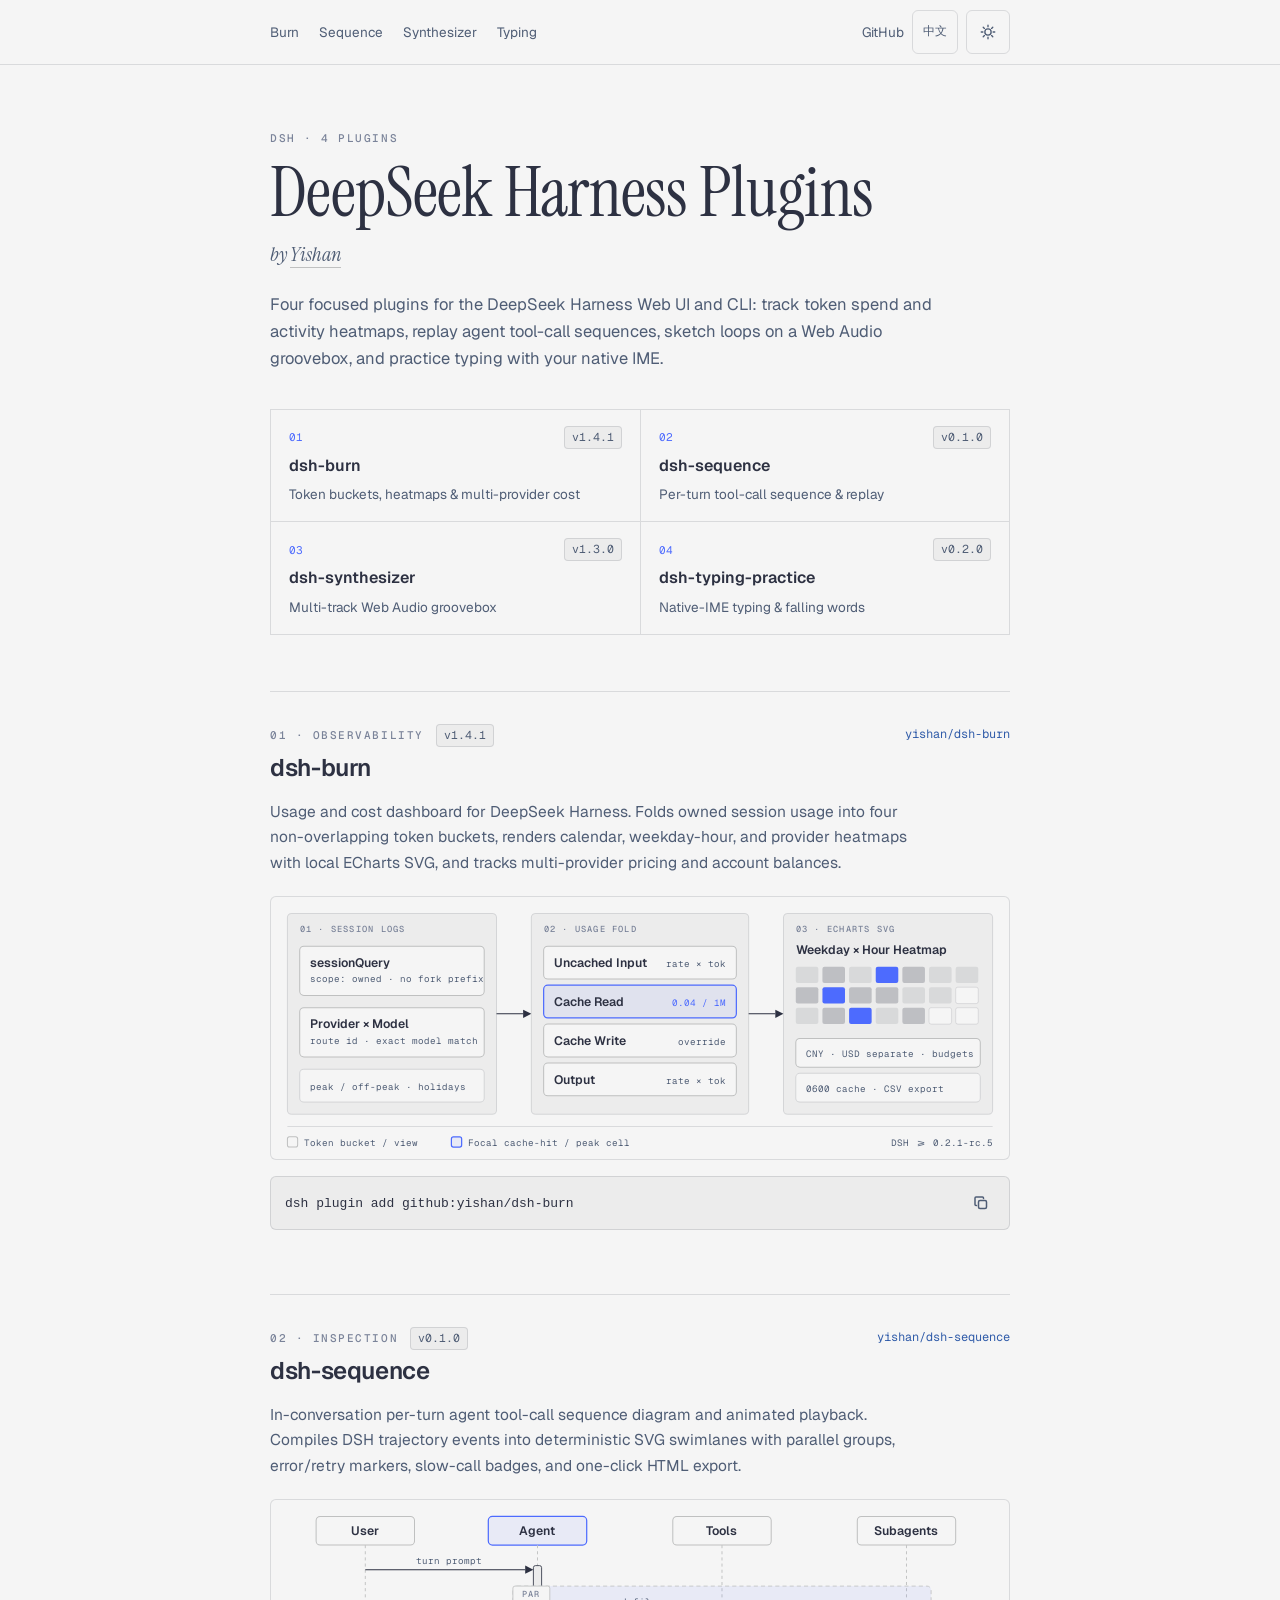
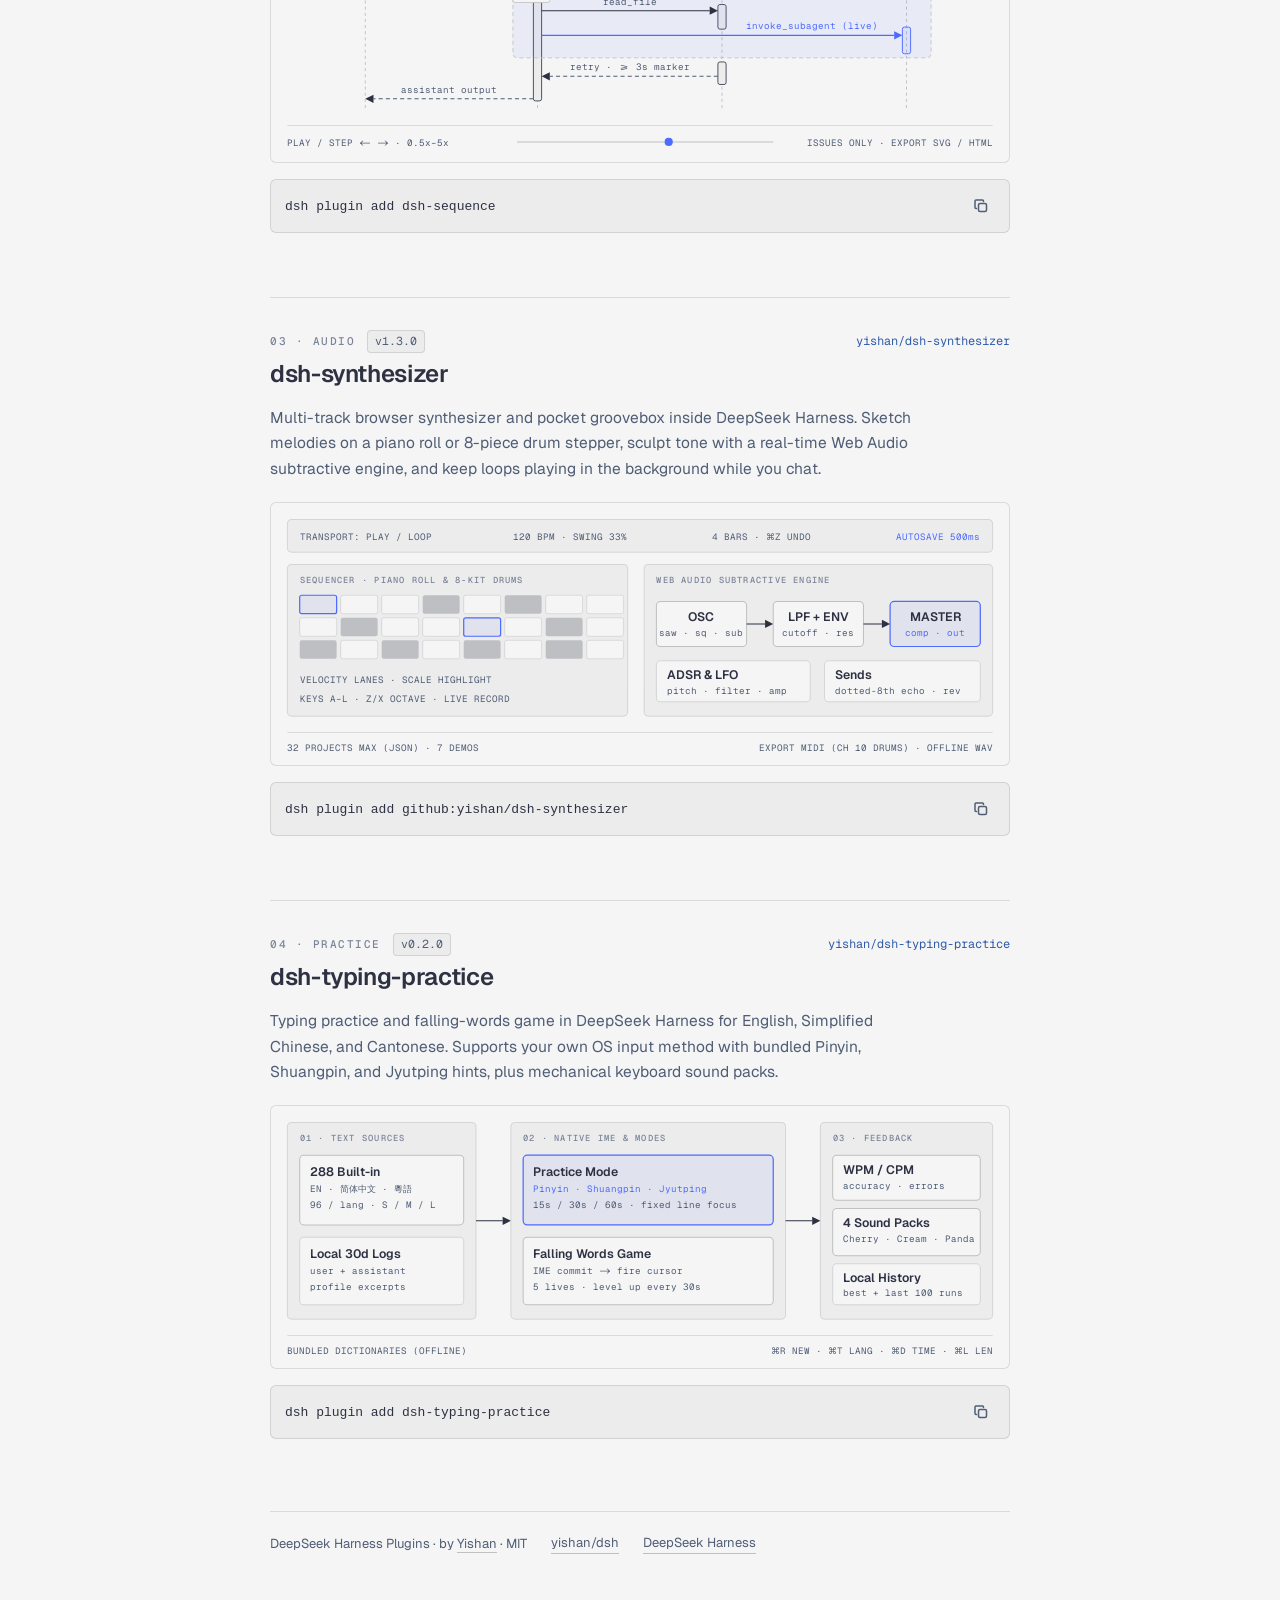
<file: index.html>
<!doctype html>
<html lang="en">
<head>
<meta charset="utf-8">
<meta name="viewport" content="width=device-width, initial-scale=1, viewport-fit=cover">
<meta name="color-scheme" content="light dark">
<script>
try {
  const savedTheme = localStorage.getItem('dsh-color-scheme');
  if (savedTheme === 'light' || savedTheme === 'dark') {
    document.querySelector('meta[name="color-scheme"]').content = savedTheme;
  }
  const savedLang = localStorage.getItem('dsh-lang');
  const sysLang = ((navigator.languages && navigator.languages[0]) || navigator.language || '').toLowerCase();
  if (savedLang === 'zh' || (!savedLang && sysLang.startsWith('zh'))) {
    location.replace('zh/' + location.hash);
  }
} catch {}
</script>
<meta name="description" content="DeepSeek Harness Plugins by Yishan: usage & cost observability, turn sequence replay, a multi-track browser synthesizer, and native-IME typing practice.">
<title>DeepSeek Harness Plugins — by Yishan</title>
<link rel="alternate" hreflang="en" href="./">
<link rel="alternate" hreflang="zh-CN" href="zh/">
<link rel="icon" href="favicon.ico" sizes="any">
<link rel="icon" href="favicon.svg" type="image/svg+xml">
<link rel="apple-touch-icon" href="apple-touch-icon.png">
<link rel="preconnect" href="https://fonts.googleapis.com">
<link rel="preconnect" href="https://fonts.gstatic.com" crossorigin>
<link rel="stylesheet" href="https://fonts.googleapis.com/css2?family=Geist:wght@400;500;600&family=Geist+Mono:wght@400;500&family=Instrument+Serif:ital@0;1&display=swap">
<link rel="stylesheet" href="styles.css">
<script src="app.js" defer></script>
<script defer src="https://cdn.vercel-insights.com/v1/script.js"></script>
</head>
<body>
<a class="skip-link" href="#plugins">Skip to plugins</a>

<header class="topbar">
  <div class="topbar-inner">
    <nav class="topbar-nav" aria-label="Plugins">
      <a href="#burn">Burn</a>
      <a href="#sequence">Sequence</a>
      <a href="#synthesizer">Synthesizer</a>
      <a href="#typing">Typing</a>
    </nav>
    <div class="topbar-actions">
      <a class="topbar-link" href="https://github.com/yishan/dsh">GitHub</a>
      <a class="lang-switch" href="zh/" lang="zh-CN" hreflang="zh-CN" aria-label="切换至中文">中文</a>
      <button type="button" class="theme-toggle" id="theme-toggle" aria-label="Switch color scheme" hidden>
        <svg class="icon-sun" viewBox="0 0 20 20" aria-hidden="true">
          <circle cx="10" cy="10" r="3.5"/>
          <path d="M10 2.5v1.8M10 15.7v1.8M2.5 10h1.8M15.7 10h1.8M4.7 4.7l1.3 1.3M14 14l1.3 1.3M4.7 15.3L6 14M14 6l1.3-1.3"/>
        </svg>
        <svg class="icon-moon" viewBox="0 0 20 20" aria-hidden="true">
          <path d="M16.5 11.4A6.8 6.8 0 0 1 8.6 3.5a6.8 6.8 0 1 0 7.9 7.9Z"/>
        </svg>
      </button>
    </div>
  </div>
</header>

<main class="page">
  <section class="hero" aria-labelledby="page-title">
    <p class="eyebrow">DSH · 4 PLUGINS</p>
    <h1 id="page-title">DeepSeek Harness Plugins</h1>
    <p class="vice-title">by <a href="https://yishan.li">Yishan</a></p>
    <p class="lead">Four focused plugins for the DeepSeek Harness Web UI and CLI: track token spend and activity heatmaps, replay agent tool-call sequences, sketch loops on a Web Audio groovebox, and practice typing with your native IME.</p>

    <ul class="index-grid" role="list" aria-label="Plugin index">
      <li>
        <a href="#burn">
          <span class="index-meta"><span class="index-num">01</span><span class="version">v1.4.1</span></span>
          <span class="index-name">dsh-burn</span>
          <span class="index-desc">Token buckets, heatmaps &amp; multi-provider cost</span>
        </a>
      </li>
      <li>
        <a href="#sequence">
          <span class="index-meta"><span class="index-num">02</span><span class="version">v0.1.0</span></span>
          <span class="index-name">dsh-sequence</span>
          <span class="index-desc">Per-turn tool-call sequence &amp; replay</span>
        </a>
      </li>
      <li>
        <a href="#synthesizer">
          <span class="index-meta"><span class="index-num">03</span><span class="version">v1.3.0</span></span>
          <span class="index-name">dsh-synthesizer</span>
          <span class="index-desc">Multi-track Web Audio groovebox</span>
        </a>
      </li>
      <li>
        <a href="#typing">
          <span class="index-meta"><span class="index-num">04</span><span class="version">v0.2.0</span></span>
          <span class="index-name">dsh-typing-practice</span>
          <span class="index-desc">Native-IME typing &amp; falling words</span>
        </a>
      </li>
    </ul>
  </section>

  <div id="plugins" class="plugin-stack">
    <!-- 01: dsh-burn -->
    <article class="plugin" id="burn" aria-labelledby="title-burn">
      <header class="plugin-head">
        <div class="plugin-title-row">
          <span class="eyebrow">01 · OBSERVABILITY</span>
          <span class="version">v1.4.1</span>
          <a class="repo-link" href="https://github.com/yishan/dsh-burn">yishan/dsh-burn</a>
        </div>
        <h2 id="title-burn">dsh-burn</h2>
      </header>
      <p class="plugin-summary">Usage and cost dashboard for DeepSeek Harness. Folds owned session usage into four non-overlapping token buckets, renders calendar, weekday-hour, and provider heatmaps with local ECharts SVG, and tracks multi-provider pricing and account balances.</p>

      <figure class="fig">
        <svg viewBox="0 0 720 256" role="img" aria-labelledby="fig-burn-title fig-burn-desc">
          <title id="fig-burn-title">dsh-burn data flow schematic</title>
          <desc id="fig-burn-desc">Session logs filtered to owned scope feed a four-bucket token fold and multi-provider pricing engine, producing heatmaps, balances, and CSV exports.</desc>

          <!-- Zone 1: Session Logs -->
          <rect x="16" y="16" width="204" height="196" rx="4" class="svg-zone"/>
          <text x="28" y="34" class="svg-eyebrow">01 · SESSION LOGS</text>
          <rect x="28" y="48" width="180" height="48" rx="4" class="svg-node"/>
          <text x="38" y="68" class="svg-name">sessionQuery</text>
          <text x="38" y="83" class="svg-mono">scope: owned · no fork prefix</text>
          <rect x="28" y="108" width="180" height="48" rx="4" class="svg-node"/>
          <text x="38" y="128" class="svg-name">Provider × Model</text>
          <text x="38" y="143" class="svg-mono">route id · exact model match</text>
          <rect x="28" y="168" width="180" height="32" rx="4" class="svg-node-soft"/>
          <text x="38" y="188" class="svg-mono">peak / off-peak · holidays</text>

          <!-- Connector 1 -> 2 -->
          <line x1="220" y1="114" x2="246" y2="114" class="svg-arrow"/>
          <polygon points="246,110 254,114 246,118" class="svg-arrowhead"/>

          <!-- Zone 2: 4-Bucket Fold -->
          <rect x="254" y="16" width="212" height="196" rx="4" class="svg-zone"/>
          <text x="266" y="34" class="svg-eyebrow">02 · USAGE FOLD</text>
          <rect x="266" y="48" width="188" height="32" rx="4" class="svg-node"/>
          <text x="276" y="68" class="svg-name">Uncached Input</text>
          <text x="444" y="68" text-anchor="end" class="svg-mono">rate × tok</text>

          <rect x="266" y="86" width="188" height="32" rx="4" class="svg-node-accent"/>
          <text x="276" y="106" class="svg-name">Cache Read</text>
          <text x="444" y="106" text-anchor="end" class="svg-mono-accent">0.04 / 1M</text>

          <rect x="266" y="124" width="188" height="32" rx="4" class="svg-node"/>
          <text x="276" y="144" class="svg-name">Cache Write</text>
          <text x="444" y="144" text-anchor="end" class="svg-mono">override</text>

          <rect x="266" y="162" width="188" height="32" rx="4" class="svg-node"/>
          <text x="276" y="182" class="svg-name">Output</text>
          <text x="444" y="182" text-anchor="end" class="svg-mono">rate × tok</text>

          <!-- Connector 2 -> 3 -->
          <line x1="466" y1="114" x2="492" y2="114" class="svg-arrow"/>
          <polygon points="492,110 500,114 492,118" class="svg-arrowhead"/>

          <!-- Zone 3: Dashboard -->
          <rect x="500" y="16" width="204" height="196" rx="4" class="svg-zone"/>
          <text x="512" y="34" class="svg-eyebrow">03 · ECHARTS SVG</text>
          <text x="512" y="56" class="svg-name">Weekday × Hour Heatmap</text>
          <!-- 7x4 miniature heatmap -->
          <g transform="translate(512,68)">
            <rect x="0" y="0" width="22" height="16" rx="2" class="svg-cell-1"/>
            <rect x="26" y="0" width="22" height="16" rx="2" class="svg-cell-2"/>
            <rect x="52" y="0" width="22" height="16" rx="2" class="svg-cell-1"/>
            <rect x="78" y="0" width="22" height="16" rx="2" class="svg-cell-hot"/>
            <rect x="104" y="0" width="22" height="16" rx="2" class="svg-cell-2"/>
            <rect x="130" y="0" width="22" height="16" rx="2" class="svg-cell-1"/>
            <rect x="156" y="0" width="22" height="16" rx="2" class="svg-cell-1"/>

            <rect x="0" y="20" width="22" height="16" rx="2" class="svg-cell-2"/>
            <rect x="26" y="20" width="22" height="16" rx="2" class="svg-cell-hot"/>
            <rect x="52" y="20" width="22" height="16" rx="2" class="svg-cell-2"/>
            <rect x="78" y="20" width="22" height="16" rx="2" class="svg-cell-2"/>
            <rect x="104" y="20" width="22" height="16" rx="2" class="svg-cell-1"/>
            <rect x="130" y="20" width="22" height="16" rx="2" class="svg-cell-1"/>
            <rect x="156" y="20" width="22" height="16" rx="2" class="svg-cell-0"/>

            <rect x="0" y="40" width="22" height="16" rx="2" class="svg-cell-1"/>
            <rect x="26" y="40" width="22" height="16" rx="2" class="svg-cell-2"/>
            <rect x="52" y="40" width="22" height="16" rx="2" class="svg-cell-hot"/>
            <rect x="78" y="40" width="22" height="16" rx="2" class="svg-cell-1"/>
            <rect x="104" y="40" width="22" height="16" rx="2" class="svg-cell-2"/>
            <rect x="130" y="40" width="22" height="16" rx="2" class="svg-cell-0"/>
            <rect x="156" y="40" width="22" height="16" rx="2" class="svg-cell-0"/>
          </g>
          <rect x="512" y="138" width="180" height="28" rx="4" class="svg-node"/>
          <text x="522" y="156" class="svg-mono">CNY · USD separate · budgets</text>
          <rect x="512" y="172" width="180" height="28" rx="4" class="svg-node-soft"/>
          <text x="522" y="190" class="svg-mono">0600 cache · CSV export</text>

          <!-- Legend strip -->
          <line x1="16" y1="224" x2="704" y2="224" class="svg-rule"/>
          <rect x="16" y="234" width="10" height="10" rx="2" class="svg-node"/>
          <text x="32" y="243" class="svg-mono">Token bucket / view</text>
          <rect x="176" y="234" width="10" height="10" rx="2" class="svg-node-accent"/>
          <text x="192" y="243" class="svg-mono">Focal cache-hit / peak cell</text>
          <text x="704" y="243" text-anchor="end" class="svg-mono">DSH &gt;= 0.2.1-rc.5</text>
        </svg>
      </figure>

      <div class="copy-row">
        <pre><code id="code-burn">dsh plugin add github:yishan/dsh-burn</code></pre>
        <span class="copy">
          <button type="button" class="copy-button" command="--copy" commandfor="code-burn" aria-label="Copy dsh-burn install command">
            <svg viewBox="0 0 16 16" aria-hidden="true"><rect x="5.5" y="5.5" width="8" height="8" rx="1.5"/><path d="M10.5 3.5v-.5A1 1 0 0 0 9.5 2H3a1 1 0 0 0-1 1v6.5a1 1 0 0 0 1 1h.5"/></svg>
          </button>
          <span class="tip" role="status"></span>
        </span>
      </div>
    </article>

    <!-- 02: dsh-sequence -->
    <article class="plugin" id="sequence" aria-labelledby="title-sequence">
      <header class="plugin-head">
        <div class="plugin-title-row">
          <span class="eyebrow">02 · INSPECTION</span>
          <span class="version">v0.1.0</span>
          <a class="repo-link" href="https://github.com/yishan/dsh-sequence">yishan/dsh-sequence</a>
        </div>
        <h2 id="title-sequence">dsh-sequence</h2>
      </header>
      <p class="plugin-summary">In-conversation per-turn agent tool-call sequence diagram and animated playback. Compiles DSH trajectory events into deterministic SVG swimlanes with parallel groups, error/retry markers, slow-call badges, and one-click HTML export.</p>

      <figure class="fig">
        <svg viewBox="0 0 720 256" role="img" aria-labelledby="fig-seq-title fig-seq-desc">
          <title id="fig-seq-title">dsh-sequence swimlane and playback schematic</title>
          <desc id="fig-seq-desc">Four lifelines (User, Agent, Tools, Subagents) showing sequential and parallel tool calls, retry markers, and the bottom playback scrubber.</desc>

          <!-- Actor Headers -->
          <rect x="44" y="16" width="96" height="28" rx="4" class="svg-node"/>
          <text x="92" y="34" text-anchor="middle" class="svg-name">User</text>

          <rect x="212" y="16" width="96" height="28" rx="4" class="svg-node-accent"/>
          <text x="260" y="34" text-anchor="middle" class="svg-name">Agent</text>

          <rect x="392" y="16" width="96" height="28" rx="4" class="svg-node"/>
          <text x="440" y="34" text-anchor="middle" class="svg-name">Tools</text>

          <rect x="572" y="16" width="96" height="28" rx="4" class="svg-node"/>
          <text x="620" y="34" text-anchor="middle" class="svg-name">Subagents</text>

          <!-- Lifelines -->
          <line x1="92" y1="44" x2="92" y2="206" class="svg-lifeline"/>
          <line x1="260" y1="44" x2="260" y2="206" class="svg-lifeline"/>
          <line x1="440" y1="44" x2="440" y2="206" class="svg-lifeline"/>
          <line x1="620" y1="44" x2="620" y2="206" class="svg-lifeline"/>

          <!-- Activation bars -->
          <rect x="256" y="64" width="8" height="132" rx="2" class="svg-activation"/>
          <rect x="436" y="102" width="8" height="24" rx="2" class="svg-activation"/>
          <rect x="616" y="124" width="8" height="26" rx="2" class="svg-activation-accent"/>
          <rect x="436" y="158" width="8" height="22" rx="2" class="svg-activation"/>

          <!-- Message 1: User -> Agent -->
          <line x1="92" y1="68" x2="248" y2="68" class="svg-arrow"/>
          <polygon points="248,64 256,68 248,72" class="svg-arrowhead"/>
          <text x="174" y="62" text-anchor="middle" class="svg-mono">turn prompt</text>

          <!-- PAR Frame -->
          <rect x="236" y="84" width="408" height="70" rx="4" class="svg-frame"/>
          <rect x="236" y="84" width="36" height="16" rx="2" class="svg-tab"/>
          <text x="254" y="95" text-anchor="middle" class="svg-eyebrow">PAR</text>

          <!-- Par call 1: Agent -> Tools -->
          <line x1="264" y1="108" x2="428" y2="108" class="svg-arrow"/>
          <polygon points="428,104 436,108 428,112" class="svg-arrowhead"/>
          <text x="350" y="102" text-anchor="middle" class="svg-mono">read_file</text>

          <!-- Par call 2: Agent -> Subagents (focal) -->
          <line x1="264" y1="132" x2="608" y2="132" class="svg-arrow-accent"/>
          <polygon points="608,128 616,132 608,136" class="svg-arrowhead-accent"/>
          <text x="528" y="126" text-anchor="middle" class="svg-mono-accent">invoke_subagent (live)</text>

          <!-- Retry / Slow call -->
          <line x1="436" y1="172" x2="272" y2="172" class="svg-arrow-dashed"/>
          <polygon points="272,168 264,172 272,176" class="svg-arrowhead"/>
          <text x="350" y="166" text-anchor="middle" class="svg-mono">retry · &gt;= 3s marker</text>

          <!-- Response: Agent -> User -->
          <line x1="256" y1="194" x2="100" y2="194" class="svg-arrow-dashed"/>
          <polygon points="100,190 92,194 100,198" class="svg-arrowhead"/>
          <text x="174" y="188" text-anchor="middle" class="svg-mono">assistant output</text>

          <!-- Playback Scrubber Strip -->
          <line x1="16" y1="220" x2="704" y2="220" class="svg-rule"/>
          <text x="16" y="240" class="svg-mono">PLAY / STEP &lt;- -&gt; · 0.5x–5x</text>
          <line x1="240" y1="236" x2="490" y2="236" class="svg-rule-solid"/>
          <circle cx="388" cy="236" r="4" class="svg-dot-accent"/>
          <text x="704" y="240" text-anchor="end" class="svg-mono">ISSUES ONLY · EXPORT SVG / HTML</text>
        </svg>
      </figure>

      <div class="copy-row">
        <pre><code id="code-sequence">dsh plugin add dsh-sequence</code></pre>
        <span class="copy">
          <button type="button" class="copy-button" command="--copy" commandfor="code-sequence" aria-label="Copy dsh-sequence install command">
            <svg viewBox="0 0 16 16" aria-hidden="true"><rect x="5.5" y="5.5" width="8" height="8" rx="1.5"/><path d="M10.5 3.5v-.5A1 1 0 0 0 9.5 2H3a1 1 0 0 0-1 1v6.5a1 1 0 0 0 1 1h.5"/></svg>
          </button>
          <span class="tip" role="status"></span>
        </span>
      </div>
    </article>

    <!-- 03: dsh-synthesizer -->
    <article class="plugin" id="synthesizer" aria-labelledby="title-synthesizer">
      <header class="plugin-head">
        <div class="plugin-title-row">
          <span class="eyebrow">03 · AUDIO</span>
          <span class="version">v1.3.0</span>
          <a class="repo-link" href="https://github.com/yishan/dsh-synthesizer">yishan/dsh-synthesizer</a>
        </div>
        <h2 id="title-synthesizer">dsh-synthesizer</h2>
      </header>
      <p class="plugin-summary">Multi-track browser synthesizer and pocket groovebox inside DeepSeek Harness. Sketch melodies on a piano roll or 8-piece drum stepper, sculpt tone with a real-time Web Audio subtractive engine, and keep loops playing in the background while you chat.</p>

      <figure class="fig">
        <svg viewBox="0 0 720 256" role="img" aria-labelledby="fig-synth-title fig-synth-desc">
          <title id="fig-synth-title">dsh-synthesizer groovebox and signal chain schematic</title>
          <desc id="fig-synth-desc">Three-layer groovebox showing transport controls, piano roll and drum step grid, and the Web Audio subtractive synthesis signal chain.</desc>

          <!-- Top transport bar -->
          <rect x="16" y="16" width="688" height="32" rx="4" class="svg-zone"/>
          <text x="28" y="36" class="svg-mono">TRANSPORT: PLAY / LOOP</text>
          <text x="236" y="36" class="svg-mono">120 BPM · SWING 33%</text>
          <text x="430" y="36" class="svg-mono">4 BARS · ⌘Z UNDO</text>
          <text x="692" y="36" text-anchor="end" class="svg-mono-accent">AUTOSAVE 500ms</text>

          <!-- Left: Piano Roll & Step Grid -->
          <rect x="16" y="60" width="332" height="148" rx="4" class="svg-zone"/>
          <text x="28" y="78" class="svg-eyebrow">SEQUENCER · PIANO ROLL &amp; 8-KIT DRUMS</text>
          <!-- 8x4 grid -->
          <g transform="translate(28,90)">
            <rect x="0" y="0" width="36" height="18" rx="2" class="svg-node-accent"/>
            <rect x="40" y="0" width="36" height="18" rx="2" class="svg-cell-0"/>
            <rect x="80" y="0" width="36" height="18" rx="2" class="svg-cell-0"/>
            <rect x="120" y="0" width="36" height="18" rx="2" class="svg-cell-2"/>
            <rect x="160" y="0" width="36" height="18" rx="2" class="svg-cell-0"/>
            <rect x="200" y="0" width="36" height="18" rx="2" class="svg-cell-2"/>
            <rect x="240" y="0" width="36" height="18" rx="2" class="svg-cell-0"/>
            <rect x="280" y="0" width="36" height="18" rx="2" class="svg-cell-0"/>

            <rect x="0" y="22" width="36" height="18" rx="2" class="svg-cell-0"/>
            <rect x="40" y="22" width="36" height="18" rx="2" class="svg-cell-2"/>
            <rect x="80" y="22" width="36" height="18" rx="2" class="svg-cell-0"/>
            <rect x="120" y="22" width="36" height="18" rx="2" class="svg-cell-0"/>
            <rect x="160" y="22" width="36" height="18" rx="2" class="svg-node-accent"/>
            <rect x="200" y="22" width="36" height="18" rx="2" class="svg-cell-0"/>
            <rect x="240" y="22" width="36" height="18" rx="2" class="svg-cell-2"/>
            <rect x="280" y="22" width="36" height="18" rx="2" class="svg-cell-0"/>

            <rect x="0" y="44" width="36" height="18" rx="2" class="svg-cell-2"/>
            <rect x="40" y="44" width="36" height="18" rx="2" class="svg-cell-0"/>
            <rect x="80" y="44" width="36" height="18" rx="2" class="svg-cell-2"/>
            <rect x="120" y="44" width="36" height="18" rx="2" class="svg-cell-0"/>
            <rect x="160" y="44" width="36" height="18" rx="2" class="svg-cell-2"/>
            <rect x="200" y="44" width="36" height="18" rx="2" class="svg-cell-0"/>
            <rect x="240" y="44" width="36" height="18" rx="2" class="svg-cell-2"/>
            <rect x="280" y="44" width="36" height="18" rx="2" class="svg-cell-0"/>
          </g>
          <text x="28" y="176" class="svg-mono">VELOCITY LANES · SCALE HIGHLIGHT</text>
          <text x="28" y="194" class="svg-mono">KEYS A–L · Z/X OCTAVE · LIVE RECORD</text>

          <!-- Right: Signal Chain -->
          <rect x="364" y="60" width="340" height="148" rx="4" class="svg-zone"/>
          <text x="376" y="78" class="svg-eyebrow">WEB AUDIO SUBTRACTIVE ENGINE</text>

          <rect x="376" y="96" width="88" height="44" rx="4" class="svg-node"/>
          <text x="420" y="115" text-anchor="middle" class="svg-name">OSC</text>
          <text x="420" y="130" text-anchor="middle" class="svg-mono">saw · sq · sub</text>

          <line x1="464" y1="118" x2="482" y2="118" class="svg-arrow"/>
          <polygon points="482,114 490,118 482,122" class="svg-arrowhead"/>

          <rect x="490" y="96" width="88" height="44" rx="4" class="svg-node"/>
          <text x="534" y="115" text-anchor="middle" class="svg-name">LPF + ENV</text>
          <text x="534" y="130" text-anchor="middle" class="svg-mono">cutoff · res</text>

          <line x1="578" y1="118" x2="596" y2="118" class="svg-arrow"/>
          <polygon points="596,114 604,118 596,122" class="svg-arrowhead"/>

          <rect x="604" y="96" width="88" height="44" rx="4" class="svg-node-accent"/>
          <text x="648" y="115" text-anchor="middle" class="svg-name">MASTER</text>
          <text x="648" y="130" text-anchor="middle" class="svg-mono-accent">comp · out</text>

          <rect x="376" y="154" width="150" height="40" rx="4" class="svg-node-soft"/>
          <text x="386" y="172" class="svg-name">ADSR &amp; LFO</text>
          <text x="386" y="186" class="svg-mono">pitch · filter · amp</text>

          <rect x="540" y="154" width="152" height="40" rx="4" class="svg-node-soft"/>
          <text x="550" y="172" class="svg-name">Sends</text>
          <text x="550" y="186" class="svg-mono">dotted-8th echo · rev</text>

          <!-- Footer strip -->
          <line x1="16" y1="224" x2="704" y2="224" class="svg-rule"/>
          <text x="16" y="242" class="svg-mono">32 PROJECTS MAX (JSON) · 7 DEMOS</text>
          <text x="704" y="242" text-anchor="end" class="svg-mono">EXPORT MIDI (CH 10 DRUMS) · OFFLINE WAV</text>
        </svg>
      </figure>

      <div class="copy-row">
        <pre><code id="code-synthesizer">dsh plugin add github:yishan/dsh-synthesizer</code></pre>
        <span class="copy">
          <button type="button" class="copy-button" command="--copy" commandfor="code-synthesizer" aria-label="Copy dsh-synthesizer install command">
            <svg viewBox="0 0 16 16" aria-hidden="true"><rect x="5.5" y="5.5" width="8" height="8" rx="1.5"/><path d="M10.5 3.5v-.5A1 1 0 0 0 9.5 2H3a1 1 0 0 0-1 1v6.5a1 1 0 0 0 1 1h.5"/></svg>
          </button>
          <span class="tip" role="status"></span>
        </span>
      </div>
    </article>

    <!-- 04: dsh-typing-practice -->
    <article class="plugin" id="typing" aria-labelledby="title-typing">
      <header class="plugin-head">
        <div class="plugin-title-row">
          <span class="eyebrow">04 · PRACTICE</span>
          <span class="version">v0.2.0</span>
          <a class="repo-link" href="https://github.com/yishan/dsh-typing-practice">yishan/dsh-typing-practice</a>
        </div>
        <h2 id="title-typing">dsh-typing-practice</h2>
      </header>
      <p class="plugin-summary">Typing practice and falling-words game in DeepSeek Harness for English, Simplified Chinese, and Cantonese. Supports your own OS input method with bundled Pinyin, Shuangpin, and Jyutping hints, plus mechanical keyboard sound packs.</p>

      <figure class="fig">
        <svg viewBox="0 0 720 256" role="img" aria-labelledby="fig-typing-title fig-typing-desc">
          <title id="fig-typing-title">dsh-typing-practice input and feedback schematic</title>
          <desc id="fig-typing-desc">Built-in passages and 30-day local conversation excerpts flow into Practice or Falling Words modes with native IME composition and local WPM/CPM stats.</desc>

          <!-- Zone 1: Text Sources -->
          <rect x="16" y="16" width="184" height="192" rx="4" class="svg-zone"/>
          <text x="28" y="34" class="svg-eyebrow">01 · TEXT SOURCES</text>
          <rect x="28" y="48" width="160" height="68" rx="4" class="svg-node"/>
          <text x="38" y="68" class="svg-name">288 Built-in</text>
          <text x="38" y="84" class="svg-mono">EN · 简体中文 · 粵語</text>
          <text x="38" y="100" class="svg-mono">96 / lang · S / M / L</text>

          <rect x="28" y="128" width="160" height="66" rx="4" class="svg-node-soft"/>
          <text x="38" y="148" class="svg-name">Local 30d Logs</text>
          <text x="38" y="164" class="svg-mono">user + assistant</text>
          <text x="38" y="180" class="svg-mono">profile excerpts</text>

          <!-- Connector 1 -> 2 -->
          <line x1="200" y1="112" x2="226" y2="112" class="svg-arrow"/>
          <polygon points="226,108 234,112 226,116" class="svg-arrowhead"/>

          <!-- Zone 2: Native IME & Modes -->
          <rect x="234" y="16" width="268" height="192" rx="4" class="svg-zone"/>
          <text x="246" y="34" class="svg-eyebrow">02 · NATIVE IME &amp; MODES</text>

          <rect x="246" y="48" width="244" height="68" rx="4" class="svg-node-accent"/>
          <text x="256" y="68" class="svg-name">Practice Mode</text>
          <text x="256" y="84" class="svg-mono-accent">Pinyin · Shuangpin · Jyutping</text>
          <text x="256" y="100" class="svg-mono">15s / 30s / 60s · fixed line focus</text>

          <rect x="246" y="128" width="244" height="66" rx="4" class="svg-node"/>
          <text x="256" y="148" class="svg-name">Falling Words Game</text>
          <text x="256" y="164" class="svg-mono">IME commit -&gt; fire cursor</text>
          <text x="256" y="180" class="svg-mono">5 lives · level up every 30s</text>

          <!-- Connector 2 -> 3 -->
          <line x1="502" y1="112" x2="528" y2="112" class="svg-arrow"/>
          <polygon points="528,108 536,112 528,116" class="svg-arrowhead"/>

          <!-- Zone 3: Feedback & Sound -->
          <rect x="536" y="16" width="168" height="192" rx="4" class="svg-zone"/>
          <text x="548" y="34" class="svg-eyebrow">03 · FEEDBACK</text>
          <rect x="548" y="48" width="144" height="44" rx="4" class="svg-node"/>
          <text x="558" y="66" class="svg-name">WPM / CPM</text>
          <text x="558" y="81" class="svg-mono">accuracy · errors</text>

          <rect x="548" y="100" width="144" height="46" rx="4" class="svg-node"/>
          <text x="558" y="118" class="svg-name">4 Sound Packs</text>
          <text x="558" y="133" class="svg-mono">Cherry · Cream · Panda</text>

          <rect x="548" y="154" width="144" height="40" rx="4" class="svg-node-soft"/>
          <text x="558" y="172" class="svg-name">Local History</text>
          <text x="558" y="185" class="svg-mono">best + last 100 runs</text>

          <!-- Footer strip -->
          <line x1="16" y1="224" x2="704" y2="224" class="svg-rule"/>
          <text x="16" y="242" class="svg-mono">BUNDLED DICTIONARIES (OFFLINE)</text>
          <text x="704" y="242" text-anchor="end" class="svg-mono">⌘R NEW · ⌘T LANG · ⌘D TIME · ⌘L LEN</text>
        </svg>
      </figure>

      <div class="copy-row">
        <pre><code id="code-typing">dsh plugin add dsh-typing-practice</code></pre>
        <span class="copy">
          <button type="button" class="copy-button" command="--copy" commandfor="code-typing" aria-label="Copy dsh-typing-practice install command">
            <svg viewBox="0 0 16 16" aria-hidden="true"><rect x="5.5" y="5.5" width="8" height="8" rx="1.5"/><path d="M10.5 3.5v-.5A1 1 0 0 0 9.5 2H3a1 1 0 0 0-1 1v6.5a1 1 0 0 0 1 1h.5"/></svg>
          </button>
          <span class="tip" role="status"></span>
        </span>
      </div>
    </article>
  </div>

  <footer class="site-footer">
    <span>DeepSeek Harness Plugins · by <a href="https://yishan.li">Yishan</a> · MIT</span>
    <a href="https://github.com/yishan/dsh">yishan/dsh</a>
    <a href="https://github.com/deepseek-ai/deepseek-harness">DeepSeek Harness</a>
  </footer>
</main>
</body>
</html>
</file>
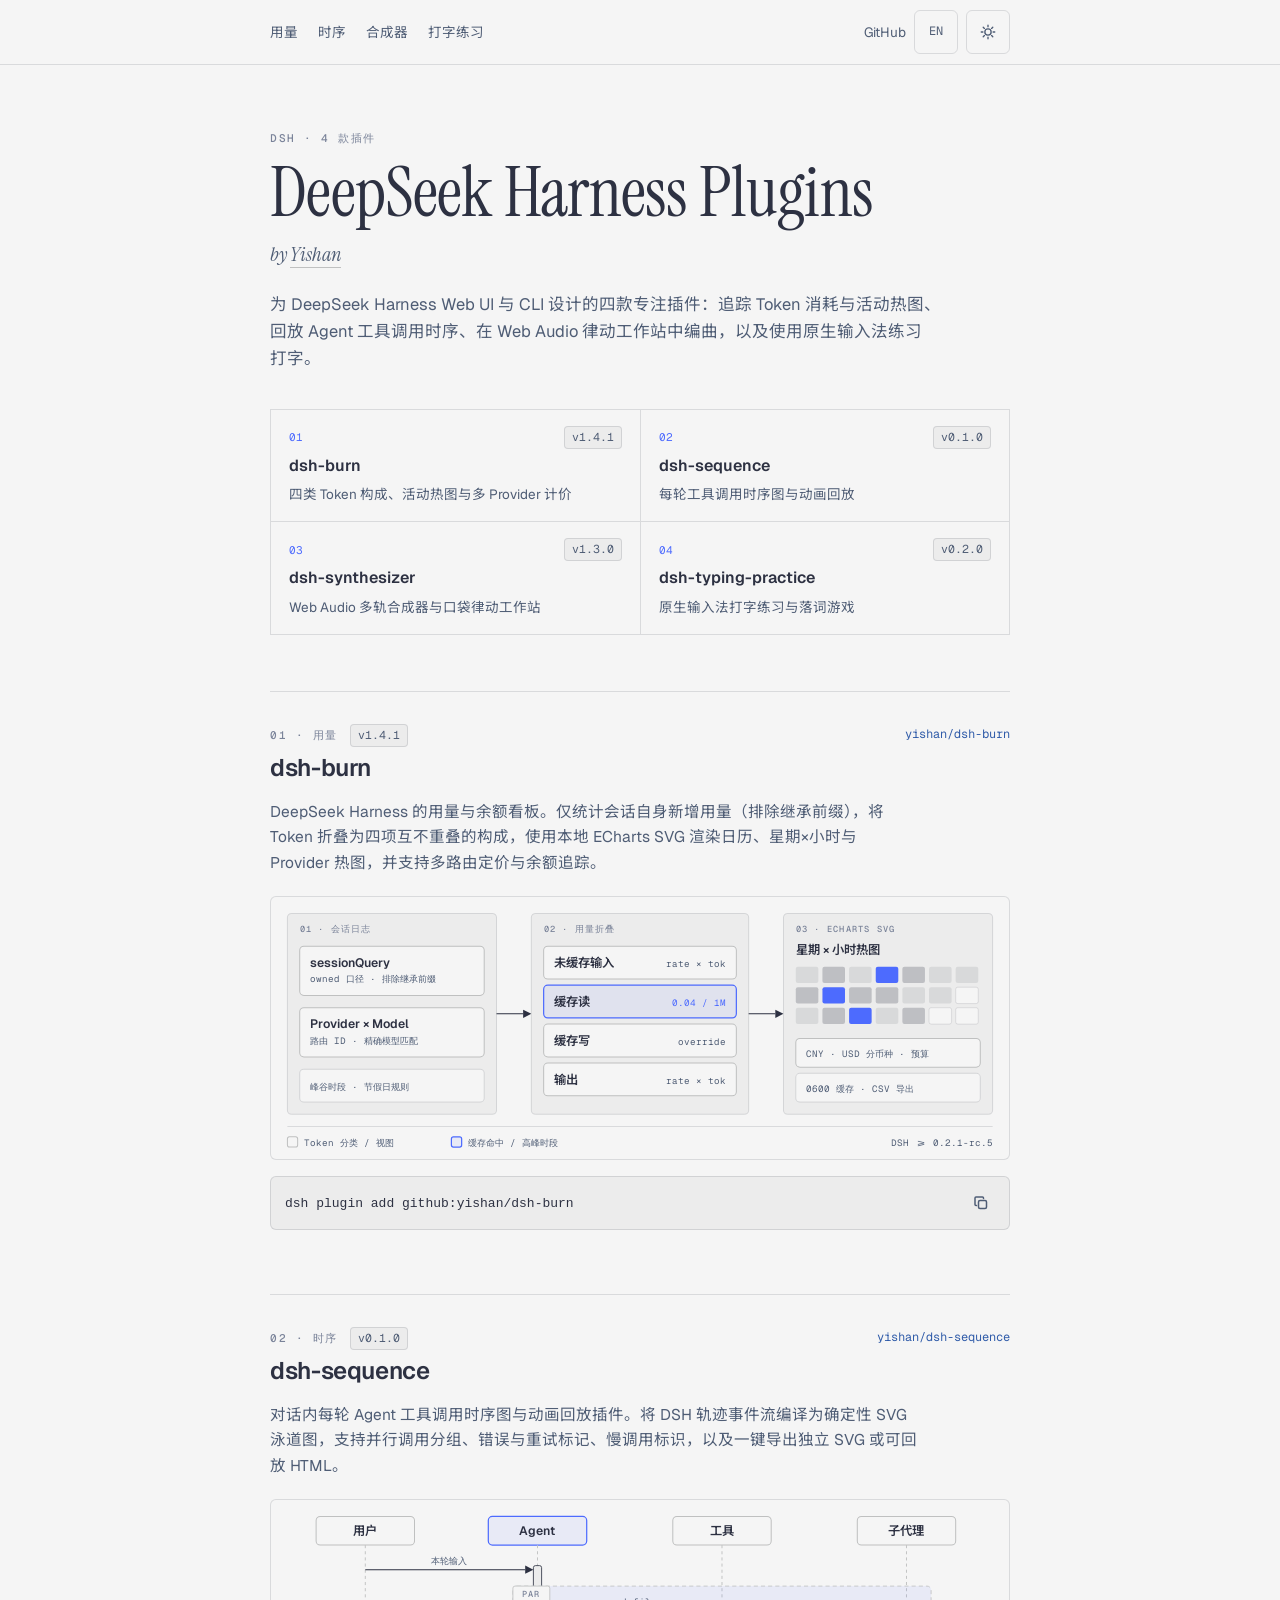
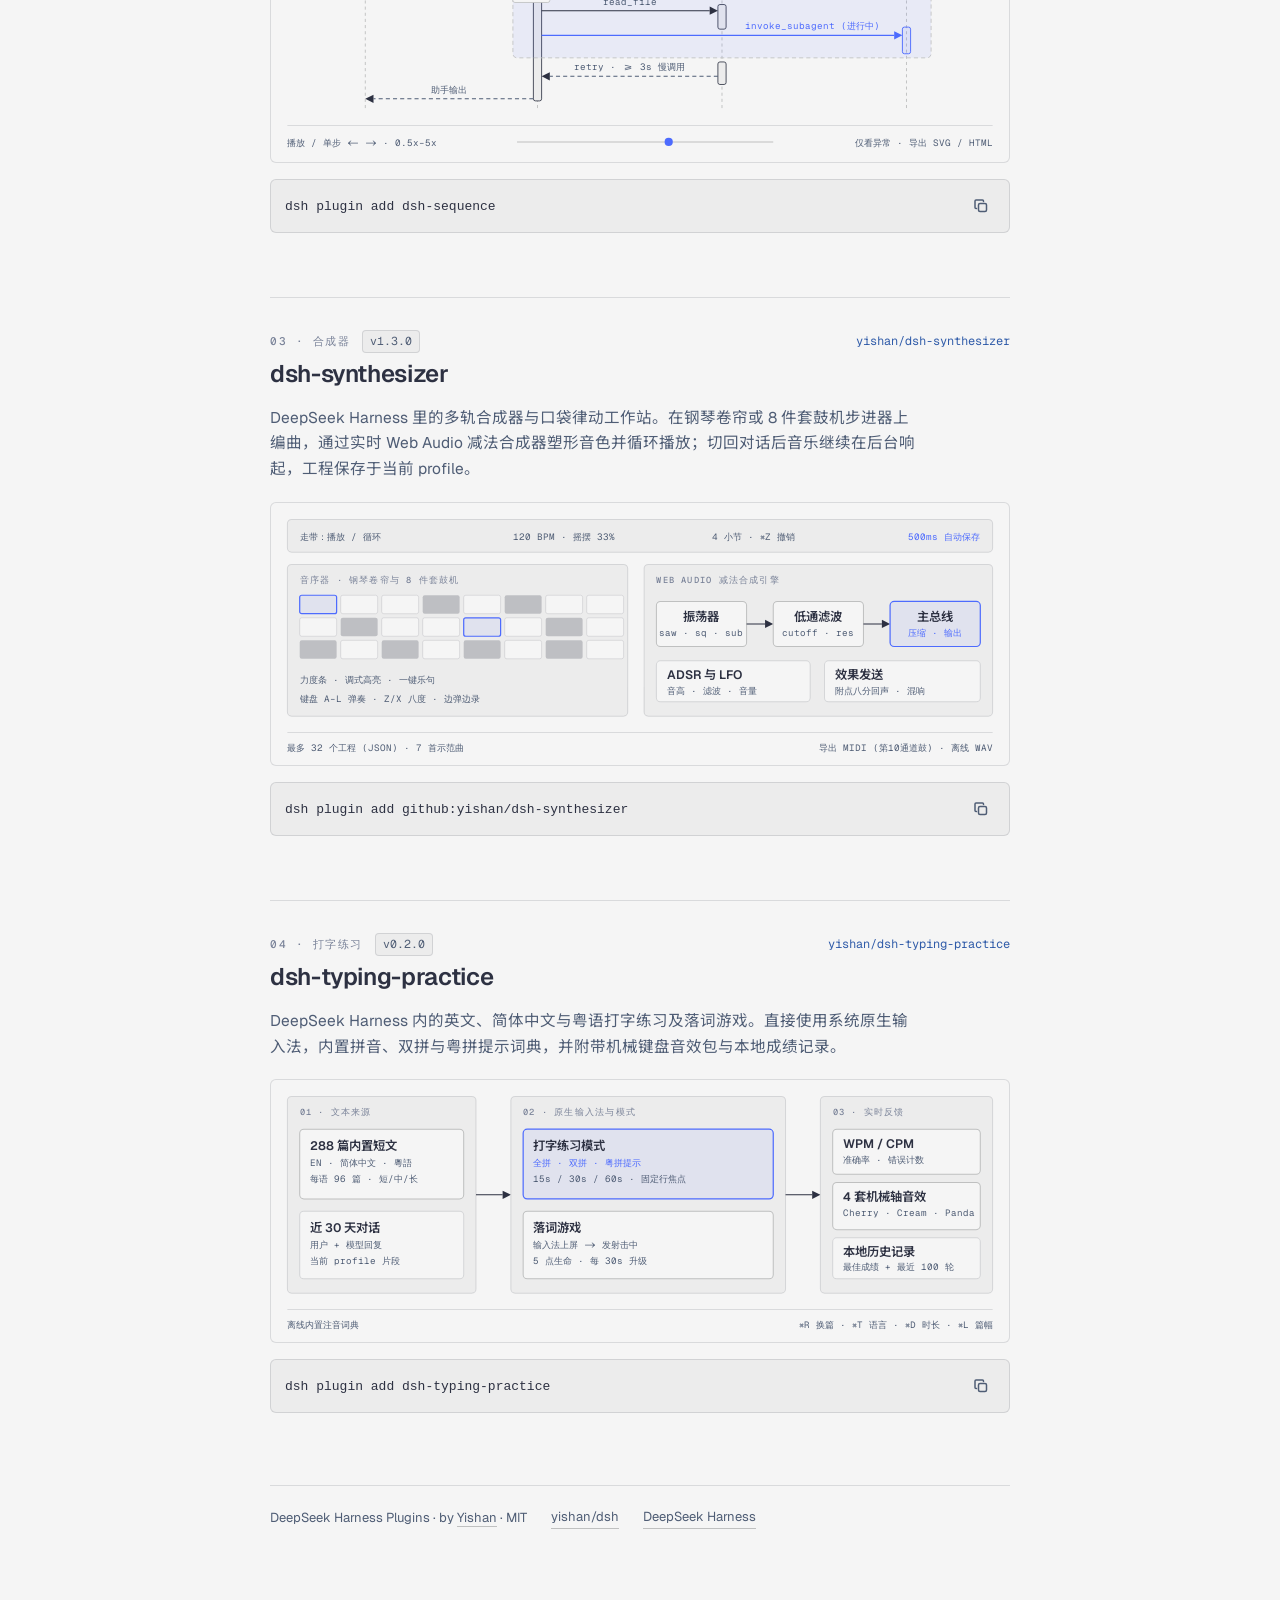
<file: zh/index.html>
<!doctype html>
<html lang="zh-CN">
<head>
<meta charset="utf-8">
<meta name="viewport" content="width=device-width, initial-scale=1, viewport-fit=cover">
<meta name="color-scheme" content="light dark">
<script>
try {
  const saved = localStorage.getItem('dsh-color-scheme');
  if (saved === 'light' || saved === 'dark') {
    document.querySelector('meta[name="color-scheme"]').content = saved;
  }
} catch {}
</script>
<meta name="description" content="DeepSeek Harness Plugins（by Yishan）：Token 用量与费用看板、每轮工具调用时序回放、Web Audio 多轨合成器，以及支持原生输入法的打字练习插件。">
<title>DeepSeek Harness Plugins — by Yishan</title>
<link rel="alternate" hreflang="en" href="../">
<link rel="alternate" hreflang="zh-CN" href="./">
<link rel="icon" href="../favicon.ico" sizes="any">
<link rel="icon" href="../favicon.svg" type="image/svg+xml">
<link rel="apple-touch-icon" href="../apple-touch-icon.png">
<link rel="preconnect" href="https://fonts.googleapis.com">
<link rel="preconnect" href="https://fonts.gstatic.com" crossorigin>
<link rel="stylesheet" href="https://fonts.googleapis.com/css2?family=Geist:wght@400;500;600&family=Geist+Mono:wght@400;500&family=Instrument+Serif:ital@0;1&family=Noto+Sans+SC:wght@400;500;600&family=Noto+Serif+SC:wght@400&display=swap">
<link rel="stylesheet" href="../styles.css">
<script src="../app.js" defer></script>
<script defer src="https://cdn.vercel-insights.com/v1/script.js"></script>
</head>
<body>
<a class="skip-link" href="#plugins">跳到插件列表</a>

<header class="topbar">
  <div class="topbar-inner">
    <nav class="topbar-nav" aria-label="插件导航">
      <a href="#burn">用量</a>
      <a href="#sequence">时序</a>
      <a href="#synthesizer">合成器</a>
      <a href="#typing">打字练习</a>
    </nav>
    <div class="topbar-actions">
      <a class="topbar-link" href="https://github.com/yishan/dsh">GitHub</a>
      <a class="lang-switch" href="../" lang="en" hreflang="en" aria-label="Switch to English">EN</a>
      <button type="button" class="theme-toggle" id="theme-toggle" aria-label="切换至深色模式" hidden>
        <svg class="icon-sun" viewBox="0 0 20 20" aria-hidden="true">
          <circle cx="10" cy="10" r="3.5"/>
          <path d="M10 2.5v1.8M10 15.7v1.8M2.5 10h1.8M15.7 10h1.8M4.7 4.7l1.3 1.3M14 14l1.3 1.3M4.7 15.3L6 14M14 6l1.3-1.3"/>
        </svg>
        <svg class="icon-moon" viewBox="0 0 20 20" aria-hidden="true">
          <path d="M16.5 11.4A6.8 6.8 0 0 1 8.6 3.5a6.8 6.8 0 1 0 7.9 7.9Z"/>
        </svg>
      </button>
    </div>
  </div>
</header>

<main class="page">
  <section class="hero" aria-labelledby="page-title">
    <p class="eyebrow">DSH · 4 款插件</p>
    <h1 id="page-title">DeepSeek Harness Plugins</h1>
    <p class="vice-title">by <a href="https://yishan.li">Yishan</a></p>
    <p class="lead">为 DeepSeek Harness Web UI 与 CLI 设计的四款专注插件：追踪 Token 消耗与活动热图、回放 Agent 工具调用时序、在 Web Audio 律动工作站中编曲，以及使用原生输入法练习打字。</p>

    <ul class="index-grid" role="list" aria-label="插件索引">
      <li>
        <a href="#burn">
          <span class="index-meta"><span class="index-num">01</span><span class="version">v1.4.1</span></span>
          <span class="index-name">dsh-burn</span>
          <span class="index-desc">四类 Token 构成、活动热图与多 Provider 计价</span>
        </a>
      </li>
      <li>
        <a href="#sequence">
          <span class="index-meta"><span class="index-num">02</span><span class="version">v0.1.0</span></span>
          <span class="index-name">dsh-sequence</span>
          <span class="index-desc">每轮工具调用时序图与动画回放</span>
        </a>
      </li>
      <li>
        <a href="#synthesizer">
          <span class="index-meta"><span class="index-num">03</span><span class="version">v1.3.0</span></span>
          <span class="index-name">dsh-synthesizer</span>
          <span class="index-desc">Web Audio 多轨合成器与口袋律动工作站</span>
        </a>
      </li>
      <li>
        <a href="#typing">
          <span class="index-meta"><span class="index-num">04</span><span class="version">v0.2.0</span></span>
          <span class="index-name">dsh-typing-practice</span>
          <span class="index-desc">原生输入法打字练习与落词游戏</span>
        </a>
      </li>
    </ul>
  </section>

  <div id="plugins" class="plugin-stack">
    <!-- 01: dsh-burn -->
    <article class="plugin" id="burn" aria-labelledby="title-burn">
      <header class="plugin-head">
        <div class="plugin-title-row">
          <span class="eyebrow">01 · 用量</span>
          <span class="version">v1.4.1</span>
          <a class="repo-link" href="https://github.com/yishan/dsh-burn">yishan/dsh-burn</a>
        </div>
        <h2 id="title-burn">dsh-burn</h2>
      </header>
      <p class="plugin-summary">DeepSeek Harness 的用量与余额看板。仅统计会话自身新增用量（排除继承前缀），将 Token 折叠为四项互不重叠的构成，使用本地 ECharts SVG 渲染日历、星期×小时与 Provider 热图，并支持多路由定价与余额追踪。</p>

      <figure class="fig">
        <svg viewBox="0 0 720 256" role="img" aria-labelledby="fig-burn-title fig-burn-desc">
          <title id="fig-burn-title">dsh-burn 数据流示意图</title>
          <desc id="fig-burn-desc">按 owned 口径过滤的会话日志进入四类 Token 折叠与多 Provider 计价引擎，输出热图、余额与 CSV 导出。</desc>

          <!-- Zone 1: Session Logs -->
          <rect x="16" y="16" width="204" height="196" rx="4" class="svg-zone"/>
          <text x="28" y="34" class="svg-eyebrow">01 · 会话日志</text>
          <rect x="28" y="48" width="180" height="48" rx="4" class="svg-node"/>
          <text x="38" y="68" class="svg-name">sessionQuery</text>
          <text x="38" y="83" class="svg-mono">owned 口径 · 排除继承前缀</text>
          <rect x="28" y="108" width="180" height="48" rx="4" class="svg-node"/>
          <text x="38" y="128" class="svg-name">Provider × Model</text>
          <text x="38" y="143" class="svg-mono">路由 ID · 精确模型匹配</text>
          <rect x="28" y="168" width="180" height="32" rx="4" class="svg-node-soft"/>
          <text x="38" y="188" class="svg-mono">峰谷时段 · 节假日规则</text>

          <!-- Connector 1 -> 2 -->
          <line x1="220" y1="114" x2="246" y2="114" class="svg-arrow"/>
          <polygon points="246,110 254,114 246,118" class="svg-arrowhead"/>

          <!-- Zone 2: 4-Bucket Fold -->
          <rect x="254" y="16" width="212" height="196" rx="4" class="svg-zone"/>
          <text x="266" y="34" class="svg-eyebrow">02 · 用量折叠</text>
          <rect x="266" y="48" width="188" height="32" rx="4" class="svg-node"/>
          <text x="276" y="68" class="svg-name">未缓存输入</text>
          <text x="444" y="68" text-anchor="end" class="svg-mono">rate × tok</text>

          <rect x="266" y="86" width="188" height="32" rx="4" class="svg-node-accent"/>
          <text x="276" y="106" class="svg-name">缓存读</text>
          <text x="444" y="106" text-anchor="end" class="svg-mono-accent">0.04 / 1M</text>

          <rect x="266" y="124" width="188" height="32" rx="4" class="svg-node"/>
          <text x="276" y="144" class="svg-name">缓存写</text>
          <text x="444" y="144" text-anchor="end" class="svg-mono">override</text>

          <rect x="266" y="162" width="188" height="32" rx="4" class="svg-node"/>
          <text x="276" y="182" class="svg-name">输出</text>
          <text x="444" y="182" text-anchor="end" class="svg-mono">rate × tok</text>

          <!-- Connector 2 -> 3 -->
          <line x1="466" y1="114" x2="492" y2="114" class="svg-arrow"/>
          <polygon points="492,110 500,114 492,118" class="svg-arrowhead"/>

          <!-- Zone 3: Dashboard -->
          <rect x="500" y="16" width="204" height="196" rx="4" class="svg-zone"/>
          <text x="512" y="34" class="svg-eyebrow">03 · ECHARTS SVG</text>
          <text x="512" y="56" class="svg-name">星期 × 小时热图</text>
          <g transform="translate(512,68)">
            <rect x="0" y="0" width="22" height="16" rx="2" class="svg-cell-1"/>
            <rect x="26" y="0" width="22" height="16" rx="2" class="svg-cell-2"/>
            <rect x="52" y="0" width="22" height="16" rx="2" class="svg-cell-1"/>
            <rect x="78" y="0" width="22" height="16" rx="2" class="svg-cell-hot"/>
            <rect x="104" y="0" width="22" height="16" rx="2" class="svg-cell-2"/>
            <rect x="130" y="0" width="22" height="16" rx="2" class="svg-cell-1"/>
            <rect x="156" y="0" width="22" height="16" rx="2" class="svg-cell-1"/>

            <rect x="0" y="20" width="22" height="16" rx="2" class="svg-cell-2"/>
            <rect x="26" y="20" width="22" height="16" rx="2" class="svg-cell-hot"/>
            <rect x="52" y="20" width="22" height="16" rx="2" class="svg-cell-2"/>
            <rect x="78" y="20" width="22" height="16" rx="2" class="svg-cell-2"/>
            <rect x="104" y="20" width="22" height="16" rx="2" class="svg-cell-1"/>
            <rect x="130" y="20" width="22" height="16" rx="2" class="svg-cell-1"/>
            <rect x="156" y="20" width="22" height="16" rx="2" class="svg-cell-0"/>

            <rect x="0" y="40" width="22" height="16" rx="2" class="svg-cell-1"/>
            <rect x="26" y="40" width="22" height="16" rx="2" class="svg-cell-2"/>
            <rect x="52" y="40" width="22" height="16" rx="2" class="svg-cell-hot"/>
            <rect x="78" y="40" width="22" height="16" rx="2" class="svg-cell-1"/>
            <rect x="104" y="40" width="22" height="16" rx="2" class="svg-cell-2"/>
            <rect x="130" y="40" width="22" height="16" rx="2" class="svg-cell-0"/>
            <rect x="156" y="40" width="22" height="16" rx="2" class="svg-cell-0"/>
          </g>
          <rect x="512" y="138" width="180" height="28" rx="4" class="svg-node"/>
          <text x="522" y="156" class="svg-mono">CNY · USD 分币种 · 预算</text>
          <rect x="512" y="172" width="180" height="28" rx="4" class="svg-node-soft"/>
          <text x="522" y="190" class="svg-mono">0600 缓存 · CSV 导出</text>

          <!-- Legend strip -->
          <line x1="16" y1="224" x2="704" y2="224" class="svg-rule"/>
          <rect x="16" y="234" width="10" height="10" rx="2" class="svg-node"/>
          <text x="32" y="243" class="svg-mono">Token 分类 / 视图</text>
          <rect x="176" y="234" width="10" height="10" rx="2" class="svg-node-accent"/>
          <text x="192" y="243" class="svg-mono">缓存命中 / 高峰时段</text>
          <text x="704" y="243" text-anchor="end" class="svg-mono">DSH &gt;= 0.2.1-rc.5</text>
        </svg>
      </figure>

      <div class="copy-row">
        <pre><code id="code-burn">dsh plugin add github:yishan/dsh-burn</code></pre>
        <span class="copy">
          <button type="button" class="copy-button" command="--copy" commandfor="code-burn" aria-label="复制 dsh-burn 安装命令">
            <svg viewBox="0 0 16 16" aria-hidden="true"><rect x="5.5" y="5.5" width="8" height="8" rx="1.5"/><path d="M10.5 3.5v-.5A1 1 0 0 0 9.5 2H3a1 1 0 0 0-1 1v6.5a1 1 0 0 0 1 1h.5"/></svg>
          </button>
          <span class="tip" role="status"></span>
        </span>
      </div>
    </article>

    <!-- 02: dsh-sequence -->
    <article class="plugin" id="sequence" aria-labelledby="title-sequence">
      <header class="plugin-head">
        <div class="plugin-title-row">
          <span class="eyebrow">02 · 时序</span>
          <span class="version">v0.1.0</span>
          <a class="repo-link" href="https://github.com/yishan/dsh-sequence">yishan/dsh-sequence</a>
        </div>
        <h2 id="title-sequence">dsh-sequence</h2>
      </header>
      <p class="plugin-summary">对话内每轮 Agent 工具调用时序图与动画回放插件。将 DSH 轨迹事件流编译为确定性 SVG 泳道图，支持并行调用分组、错误与重试标记、慢调用标识，以及一键导出独立 SVG 或可回放 HTML。</p>

      <figure class="fig">
        <svg viewBox="0 0 720 256" role="img" aria-labelledby="fig-seq-title fig-seq-desc">
          <title id="fig-seq-title">dsh-sequence 泳道与回放示意图</title>
          <desc id="fig-seq-desc">用户、Agent、工具、子代理四条生命线展示串行与并行调用、重试标记以及底部回放进度条。</desc>

          <!-- Actor Headers -->
          <rect x="44" y="16" width="96" height="28" rx="4" class="svg-node"/>
          <text x="92" y="34" text-anchor="middle" class="svg-name">用户</text>

          <rect x="212" y="16" width="96" height="28" rx="4" class="svg-node-accent"/>
          <text x="260" y="34" text-anchor="middle" class="svg-name">Agent</text>

          <rect x="392" y="16" width="96" height="28" rx="4" class="svg-node"/>
          <text x="440" y="34" text-anchor="middle" class="svg-name">工具</text>

          <rect x="572" y="16" width="96" height="28" rx="4" class="svg-node"/>
          <text x="620" y="34" text-anchor="middle" class="svg-name">子代理</text>

          <!-- Lifelines -->
          <line x1="92" y1="44" x2="92" y2="206" class="svg-lifeline"/>
          <line x1="260" y1="44" x2="260" y2="206" class="svg-lifeline"/>
          <line x1="440" y1="44" x2="440" y2="206" class="svg-lifeline"/>
          <line x1="620" y1="44" x2="620" y2="206" class="svg-lifeline"/>

          <!-- Activation bars -->
          <rect x="256" y="64" width="8" height="132" rx="2" class="svg-activation"/>
          <rect x="436" y="102" width="8" height="24" rx="2" class="svg-activation"/>
          <rect x="616" y="124" width="8" height="26" rx="2" class="svg-activation-accent"/>
          <rect x="436" y="158" width="8" height="22" rx="2" class="svg-activation"/>

          <!-- Message 1: User -> Agent -->
          <line x1="92" y1="68" x2="248" y2="68" class="svg-arrow"/>
          <polygon points="248,64 256,68 248,72" class="svg-arrowhead"/>
          <text x="174" y="62" text-anchor="middle" class="svg-mono">本轮输入</text>

          <!-- PAR Frame -->
          <rect x="236" y="84" width="408" height="70" rx="4" class="svg-frame"/>
          <rect x="236" y="84" width="36" height="16" rx="2" class="svg-tab"/>
          <text x="254" y="95" text-anchor="middle" class="svg-eyebrow">PAR</text>

          <!-- Par call 1: Agent -> Tools -->
          <line x1="264" y1="108" x2="428" y2="108" class="svg-arrow"/>
          <polygon points="428,104 436,108 428,112" class="svg-arrowhead"/>
          <text x="350" y="102" text-anchor="middle" class="svg-mono">read_file</text>

          <!-- Par call 2: Agent -> Subagents (focal) -->
          <line x1="264" y1="132" x2="608" y2="132" class="svg-arrow-accent"/>
          <polygon points="608,128 616,132 608,136" class="svg-arrowhead-accent"/>
          <text x="528" y="126" text-anchor="middle" class="svg-mono-accent">invoke_subagent (进行中)</text>

          <!-- Retry / Slow call -->
          <line x1="436" y1="172" x2="272" y2="172" class="svg-arrow-dashed"/>
          <polygon points="272,168 264,172 272,176" class="svg-arrowhead"/>
          <text x="350" y="166" text-anchor="middle" class="svg-mono">retry · &gt;= 3s 慢调用</text>

          <!-- Response: Agent -> User -->
          <line x1="256" y1="194" x2="100" y2="194" class="svg-arrow-dashed"/>
          <polygon points="100,190 92,194 100,198" class="svg-arrowhead"/>
          <text x="174" y="188" text-anchor="middle" class="svg-mono">助手输出</text>

          <!-- Playback Scrubber Strip -->
          <line x1="16" y1="220" x2="704" y2="220" class="svg-rule"/>
          <text x="16" y="240" class="svg-mono">播放 / 单步 &lt;- -&gt; · 0.5x–5x</text>
          <line x1="240" y1="236" x2="490" y2="236" class="svg-rule-solid"/>
          <circle cx="388" cy="236" r="4" class="svg-dot-accent"/>
          <text x="704" y="240" text-anchor="end" class="svg-mono">仅看异常 · 导出 SVG / HTML</text>
        </svg>
      </figure>

      <div class="copy-row">
        <pre><code id="code-sequence">dsh plugin add dsh-sequence</code></pre>
        <span class="copy">
          <button type="button" class="copy-button" command="--copy" commandfor="code-sequence" aria-label="复制 dsh-sequence 安装命令">
            <svg viewBox="0 0 16 16" aria-hidden="true"><rect x="5.5" y="5.5" width="8" height="8" rx="1.5"/><path d="M10.5 3.5v-.5A1 1 0 0 0 9.5 2H3a1 1 0 0 0-1 1v6.5a1 1 0 0 0 1 1h.5"/></svg>
          </button>
          <span class="tip" role="status"></span>
        </span>
      </div>
    </article>

    <!-- 03: dsh-synthesizer -->
    <article class="plugin" id="synthesizer" aria-labelledby="title-synthesizer">
      <header class="plugin-head">
        <div class="plugin-title-row">
          <span class="eyebrow">03 · 合成器</span>
          <span class="version">v1.3.0</span>
          <a class="repo-link" href="https://github.com/yishan/dsh-synthesizer">yishan/dsh-synthesizer</a>
        </div>
        <h2 id="title-synthesizer">dsh-synthesizer</h2>
      </header>
      <p class="plugin-summary">DeepSeek Harness 里的多轨合成器与口袋律动工作站。在钢琴卷帘或 8 件套鼓机步进器上编曲，通过实时 Web Audio 减法合成器塑形音色并循环播放；切回对话后音乐继续在后台响起，工程保存于当前 profile。</p>

      <figure class="fig">
        <svg viewBox="0 0 720 256" role="img" aria-labelledby="fig-synth-title fig-synth-desc">
          <title id="fig-synth-title">dsh-synthesizer 律动工作站与信号链示意图</title>
          <desc id="fig-synth-desc">三层界面结构展示走带控制、钢琴卷帘与鼓机步进网格，以及 Web Audio 减法合成信号链。</desc>

          <!-- Top transport bar -->
          <rect x="16" y="16" width="688" height="32" rx="4" class="svg-zone"/>
          <text x="28" y="36" class="svg-mono">走带：播放 / 循环</text>
          <text x="236" y="36" class="svg-mono">120 BPM · 摇摆 33%</text>
          <text x="430" y="36" class="svg-mono">4 小节 · ⌘Z 撤销</text>
          <text x="692" y="36" text-anchor="end" class="svg-mono-accent">500ms 自动保存</text>

          <!-- Left: Piano Roll & Step Grid -->
          <rect x="16" y="60" width="332" height="148" rx="4" class="svg-zone"/>
          <text x="28" y="78" class="svg-eyebrow">音序器 · 钢琴卷帘与 8 件套鼓机</text>
          <g transform="translate(28,90)">
            <rect x="0" y="0" width="36" height="18" rx="2" class="svg-node-accent"/>
            <rect x="40" y="0" width="36" height="18" rx="2" class="svg-cell-0"/>
            <rect x="80" y="0" width="36" height="18" rx="2" class="svg-cell-0"/>
            <rect x="120" y="0" width="36" height="18" rx="2" class="svg-cell-2"/>
            <rect x="160" y="0" width="36" height="18" rx="2" class="svg-cell-0"/>
            <rect x="200" y="0" width="36" height="18" rx="2" class="svg-cell-2"/>
            <rect x="240" y="0" width="36" height="18" rx="2" class="svg-cell-0"/>
            <rect x="280" y="0" width="36" height="18" rx="2" class="svg-cell-0"/>

            <rect x="0" y="22" width="36" height="18" rx="2" class="svg-cell-0"/>
            <rect x="40" y="22" width="36" height="18" rx="2" class="svg-cell-2"/>
            <rect x="80" y="22" width="36" height="18" rx="2" class="svg-cell-0"/>
            <rect x="120" y="22" width="36" height="18" rx="2" class="svg-cell-0"/>
            <rect x="160" y="22" width="36" height="18" rx="2" class="svg-node-accent"/>
            <rect x="200" y="22" width="36" height="18" rx="2" class="svg-cell-0"/>
            <rect x="240" y="22" width="36" height="18" rx="2" class="svg-cell-2"/>
            <rect x="280" y="22" width="36" height="18" rx="2" class="svg-cell-0"/>

            <rect x="0" y="44" width="36" height="18" rx="2" class="svg-cell-2"/>
            <rect x="40" y="44" width="36" height="18" rx="2" class="svg-cell-0"/>
            <rect x="80" y="44" width="36" height="18" rx="2" class="svg-cell-2"/>
            <rect x="120" y="44" width="36" height="18" rx="2" class="svg-cell-0"/>
            <rect x="160" y="44" width="36" height="18" rx="2" class="svg-cell-2"/>
            <rect x="200" y="44" width="36" height="18" rx="2" class="svg-cell-0"/>
            <rect x="240" y="44" width="36" height="18" rx="2" class="svg-cell-2"/>
            <rect x="280" y="44" width="36" height="18" rx="2" class="svg-cell-0"/>
          </g>
          <text x="28" y="176" class="svg-mono">力度条 · 调式高亮 · 一键乐句</text>
          <text x="28" y="194" class="svg-mono">键盘 A–L 弹奏 · Z/X 八度 · 边弹边录</text>

          <!-- Right: Signal Chain -->
          <rect x="364" y="60" width="340" height="148" rx="4" class="svg-zone"/>
          <text x="376" y="78" class="svg-eyebrow">WEB AUDIO 减法合成引擎</text>

          <rect x="376" y="96" width="88" height="44" rx="4" class="svg-node"/>
          <text x="420" y="115" text-anchor="middle" class="svg-name">振荡器</text>
          <text x="420" y="130" text-anchor="middle" class="svg-mono">saw · sq · sub</text>

          <line x1="464" y1="118" x2="482" y2="118" class="svg-arrow"/>
          <polygon points="482,114 490,118 482,122" class="svg-arrowhead"/>

          <rect x="490" y="96" width="88" height="44" rx="4" class="svg-node"/>
          <text x="534" y="115" text-anchor="middle" class="svg-name">低通滤波</text>
          <text x="534" y="130" text-anchor="middle" class="svg-mono">cutoff · res</text>

          <line x1="578" y1="118" x2="596" y2="118" class="svg-arrow"/>
          <polygon points="596,114 604,118 596,122" class="svg-arrowhead"/>

          <rect x="604" y="96" width="88" height="44" rx="4" class="svg-node-accent"/>
          <text x="648" y="115" text-anchor="middle" class="svg-name">主总线</text>
          <text x="648" y="130" text-anchor="middle" class="svg-mono-accent">压缩 · 输出</text>

          <rect x="376" y="154" width="150" height="40" rx="4" class="svg-node-soft"/>
          <text x="386" y="172" class="svg-name">ADSR 与 LFO</text>
          <text x="386" y="186" class="svg-mono">音高 · 滤波 · 音量</text>

          <rect x="540" y="154" width="152" height="40" rx="4" class="svg-node-soft"/>
          <text x="550" y="172" class="svg-name">效果发送</text>
          <text x="550" y="186" class="svg-mono">附点八分回声 · 混响</text>

          <!-- Footer strip -->
          <line x1="16" y1="224" x2="704" y2="224" class="svg-rule"/>
          <text x="16" y="242" class="svg-mono">最多 32 个工程 (JSON) · 7 首示范曲</text>
          <text x="704" y="242" text-anchor="end" class="svg-mono">导出 MIDI (第10通道鼓) · 离线 WAV</text>
        </svg>
      </figure>

      <div class="copy-row">
        <pre><code id="code-synthesizer">dsh plugin add github:yishan/dsh-synthesizer</code></pre>
        <span class="copy">
          <button type="button" class="copy-button" command="--copy" commandfor="code-synthesizer" aria-label="复制 dsh-synthesizer 安装命令">
            <svg viewBox="0 0 16 16" aria-hidden="true"><rect x="5.5" y="5.5" width="8" height="8" rx="1.5"/><path d="M10.5 3.5v-.5A1 1 0 0 0 9.5 2H3a1 1 0 0 0-1 1v6.5a1 1 0 0 0 1 1h.5"/></svg>
          </button>
          <span class="tip" role="status"></span>
        </span>
      </div>
    </article>

    <!-- 04: dsh-typing-practice -->
    <article class="plugin" id="typing" aria-labelledby="title-typing">
      <header class="plugin-head">
        <div class="plugin-title-row">
          <span class="eyebrow">04 · 打字练习</span>
          <span class="version">v0.2.0</span>
          <a class="repo-link" href="https://github.com/yishan/dsh-typing-practice">yishan/dsh-typing-practice</a>
        </div>
        <h2 id="title-typing">dsh-typing-practice</h2>
      </header>
      <p class="plugin-summary">DeepSeek Harness 内的英文、简体中文与粤语打字练习及落词游戏。直接使用系统原生输入法，内置拼音、双拼与粤拼提示词典，并附带机械键盘音效包与本地成绩记录。</p>

      <figure class="fig">
        <svg viewBox="0 0 720 256" role="img" aria-labelledby="fig-typing-title fig-typing-desc">
          <title id="fig-typing-title">dsh-typing-practice 输入与反馈示意图</title>
          <desc id="fig-typing-desc">内置短文与近 30 天本地对话片段进入练习或落词模式，配合原生输入法上屏与本地 WPM/CPM 统计。</desc>

          <!-- Zone 1: Text Sources -->
          <rect x="16" y="16" width="184" height="192" rx="4" class="svg-zone"/>
          <text x="28" y="34" class="svg-eyebrow">01 · 文本来源</text>
          <rect x="28" y="48" width="160" height="68" rx="4" class="svg-node"/>
          <text x="38" y="68" class="svg-name">288 篇内置短文</text>
          <text x="38" y="84" class="svg-mono">EN · 简体中文 · 粵語</text>
          <text x="38" y="100" class="svg-mono">每语 96 篇 · 短/中/长</text>

          <rect x="28" y="128" width="160" height="66" rx="4" class="svg-node-soft"/>
          <text x="38" y="148" class="svg-name">近 30 天对话</text>
          <text x="38" y="164" class="svg-mono">用户 + 模型回复</text>
          <text x="38" y="180" class="svg-mono">当前 profile 片段</text>

          <!-- Connector 1 -> 2 -->
          <line x1="200" y1="112" x2="226" y2="112" class="svg-arrow"/>
          <polygon points="226,108 234,112 226,116" class="svg-arrowhead"/>

          <!-- Zone 2: Native IME & Modes -->
          <rect x="234" y="16" width="268" height="192" rx="4" class="svg-zone"/>
          <text x="246" y="34" class="svg-eyebrow">02 · 原生输入法与模式</text>

          <rect x="246" y="48" width="244" height="68" rx="4" class="svg-node-accent"/>
          <text x="256" y="68" class="svg-name">打字练习模式</text>
          <text x="256" y="84" class="svg-mono-accent">全拼 · 双拼 · 粤拼提示</text>
          <text x="256" y="100" class="svg-mono">15s / 30s / 60s · 固定行焦点</text>

          <rect x="246" y="128" width="244" height="66" rx="4" class="svg-node"/>
          <text x="256" y="148" class="svg-name">落词游戏</text>
          <text x="256" y="164" class="svg-mono">输入法上屏 -&gt; 发射击中</text>
          <text x="256" y="180" class="svg-mono">5 点生命 · 每 30s 升级</text>

          <!-- Connector 2 -> 3 -->
          <line x1="502" y1="112" x2="528" y2="112" class="svg-arrow"/>
          <polygon points="528,108 536,112 528,116" class="svg-arrowhead"/>

          <!-- Zone 3: Feedback & Sound -->
          <rect x="536" y="16" width="168" height="192" rx="4" class="svg-zone"/>
          <text x="548" y="34" class="svg-eyebrow">03 · 实时反馈</text>
          <rect x="548" y="48" width="144" height="44" rx="4" class="svg-node"/>
          <text x="558" y="66" class="svg-name">WPM / CPM</text>
          <text x="558" y="81" class="svg-mono">准确率 · 错误计数</text>

          <rect x="548" y="100" width="144" height="46" rx="4" class="svg-node"/>
          <text x="558" y="118" class="svg-name">4 套机械轴音效</text>
          <text x="558" y="133" class="svg-mono">Cherry · Cream · Panda</text>

          <rect x="548" y="154" width="144" height="40" rx="4" class="svg-node-soft"/>
          <text x="558" y="172" class="svg-name">本地历史记录</text>
          <text x="558" y="185" class="svg-mono">最佳成绩 + 最近 100 轮</text>

          <!-- Footer strip -->
          <line x1="16" y1="224" x2="704" y2="224" class="svg-rule"/>
          <text x="16" y="242" class="svg-mono">离线内置注音词典</text>
          <text x="704" y="242" text-anchor="end" class="svg-mono">⌘R 换篇 · ⌘T 语言 · ⌘D 时长 · ⌘L 篇幅</text>
        </svg>
      </figure>

      <div class="copy-row">
        <pre><code id="code-typing">dsh plugin add dsh-typing-practice</code></pre>
        <span class="copy">
          <button type="button" class="copy-button" command="--copy" commandfor="code-typing" aria-label="复制 dsh-typing-practice 安装命令">
            <svg viewBox="0 0 16 16" aria-hidden="true"><rect x="5.5" y="5.5" width="8" height="8" rx="1.5"/><path d="M10.5 3.5v-.5A1 1 0 0 0 9.5 2H3a1 1 0 0 0-1 1v6.5a1 1 0 0 0 1 1h.5"/></svg>
          </button>
          <span class="tip" role="status"></span>
        </span>
      </div>
    </article>
  </div>

  <footer class="site-footer">
    <span>DeepSeek Harness Plugins · by <a href="https://yishan.li">Yishan</a> · MIT</span>
    <a href="https://github.com/yishan/dsh">yishan/dsh</a>
    <a href="https://github.com/deepseek-ai/deepseek-harness">DeepSeek Harness</a>
  </footer>
</main>
</body>
</html>
</file>
<file: styles.css>
:root {
  color-scheme: light dark;

  --paper: #f5f5f5;
  --paper-2: #ececec;
  --ink: #2d3142;
  --muted: #4f5d75;
  --soft: #7a8399;
  --rule: rgba(45, 49, 66, 0.14);
  --rule-solid: #bfc0c0;
  --accent: #4d6bfe;
  --accent-tint: rgba(77, 107, 254, 0.08);
  --link: #2e5aa8;
  --cell-1: rgba(45, 49, 66, 0.1);
  --cell-2: rgba(45, 49, 66, 0.24);
  --border-hairline: 1px;

  --f-display: "Instrument Serif", "Noto Serif SC", "Songti SC", Georgia, serif;
  --f-sans: "Geist", "Noto Sans SC", "PingFang SC", "Microsoft YaHei", system-ui, -apple-system, sans-serif;
  --f-mono: "Geist Mono", ui-monospace, SFMono-Regular, Menlo, monospace;

  &:has(> head > meta[name="color-scheme"][content="dark"]) {
    color-scheme: dark;
  }
  &:has(> head > meta[name="color-scheme"][content="light"]) {
    color-scheme: light;
  }
}

@media (min-resolution: 2dppx) {
  :root {
    --border-hairline: 0.5px;
  }
}

@supports (color: light-dark(white, black)) {
  :root {
    --paper: light-dark(#f5f5f5, #181a22);
    --paper-2: light-dark(#ececec, #222530);
    --ink: light-dark(#2d3142, #f5f5f5);
    --muted: light-dark(#4f5d75, #bfc0c0);
    --soft: light-dark(#7a8399, #8e98ac);
    --rule: light-dark(rgba(45, 49, 66, 0.14), rgba(245, 245, 245, 0.14));
    --rule-solid: light-dark(#bfc0c0, rgba(191, 192, 192, 0.28));
    --accent: light-dark(#4d6bfe, #6b85ff);
    --accent-tint: light-dark(rgba(77, 107, 254, 0.08), rgba(107, 133, 255, 0.14));
    --link: light-dark(#2e5aa8, #6a95d8);
    --cell-1: light-dark(rgba(45, 49, 66, 0.1), rgba(245, 245, 245, 0.1));
    --cell-2: light-dark(rgba(45, 49, 66, 0.24), rgba(245, 245, 245, 0.24));
  }
}

@supports not (color: light-dark(white, black)) {
  :root:has(> head > meta[name="color-scheme"][content="dark"]) {
    --paper: #181a22;
    --paper-2: #222530;
    --ink: #f5f5f5;
    --muted: #bfc0c0;
    --soft: #8e98ac;
    --rule: rgba(245, 245, 245, 0.14);
    --rule-solid: rgba(191, 192, 192, 0.28);
    --accent: #6b85ff;
    --accent-tint: rgba(107, 133, 255, 0.14);
    --link: #6a95d8;
    --cell-1: rgba(245, 245, 245, 0.1);
    --cell-2: rgba(245, 245, 245, 0.24);
  }
}

@media (prefers-color-scheme: dark) {
  :root:not(:has(> head > meta[name="color-scheme"][content="light"])) {
    --paper: #181a22;
    --paper-2: #222530;
    --ink: #f5f5f5;
    --muted: #bfc0c0;
    --soft: #8e98ac;
    --rule: rgba(245, 245, 245, 0.14);
    --rule-solid: rgba(191, 192, 192, 0.28);
    --accent: #6b85ff;
    --accent-tint: rgba(107, 133, 255, 0.14);
    --link: #6a95d8;
    --cell-1: rgba(245, 245, 245, 0.1);
    --cell-2: rgba(245, 245, 245, 0.24);
  }
}

*, *::before, *::after {
  box-sizing: border-box;
}

html {
  scroll-padding-top: 72px;
  accent-color: var(--accent);
}

body {
  margin: 0;
  background: var(--paper);
  color: var(--ink);
  font-family: var(--f-sans);
  font-size: 15.5px;
  line-height: 1.65;
  -webkit-font-smoothing: antialiased;
}

.skip-link {
  position: absolute;
  left: -9999px;
  top: 8px;
  padding: 10px 14px;
  background: var(--ink);
  color: var(--paper);
  font-size: 13px;
  border-radius: 4px;
  text-decoration: none;
  z-index: 20;
}

.skip-link:focus {
  left: 16px;
}

a:focus-visible,
button:focus-visible {
  outline: 2px solid var(--accent);
  outline-offset: 3px;
}

/* Topbar */
.topbar {
  border-bottom: var(--border-hairline) solid var(--rule);
  background: var(--paper);
}

.topbar-inner {
  max-width: 820px;
  margin: 0 auto;
  padding: 10px clamp(20px, 5vw, 40px);
  display: flex;
  align-items: center;
  justify-content: space-between;
  gap: 16px;
}

.topbar-nav {
  display: flex;
  flex-wrap: wrap;
  gap: 4px 20px;
}

.topbar-nav a,
.topbar-link {
  display: inline-flex;
  align-items: center;
  min-height: 44px;
  color: var(--muted);
  text-decoration: none;
  font-size: 13.5px;
}

.topbar-actions {
  display: flex;
  align-items: center;
  gap: 8px;
}

.lang-switch {
  display: inline-flex;
  align-items: center;
  justify-content: center;
  min-inline-size: 44px;
  min-block-size: 44px;
  padding: 0 10px;
  border: var(--border-hairline) solid var(--rule);
  border-radius: 6px;
  color: var(--muted);
  text-decoration: none;
  font-family: var(--f-mono);
  font-size: 12px;
  transition: color 120ms ease, background-color 120ms ease;
}

.theme-toggle {
  display: grid;
  place-items: center;
  min-inline-size: 44px;
  min-block-size: 44px;
  padding: 0;
  border: var(--border-hairline) solid var(--rule);
  border-radius: 6px;
  background: transparent;
  color: var(--muted);
  cursor: pointer;
}

.theme-toggle[hidden] {
  display: none;
}

.theme-toggle svg {
  width: 18px;
  height: 18px;
  fill: none;
  stroke: currentColor;
  stroke-width: 1.5;
  stroke-linecap: round;
  stroke-linejoin: round;
}

.theme-toggle .icon-moon {
  display: none;
}

:root:has(> head > meta[name="color-scheme"][content="dark"]) .theme-toggle .icon-sun {
  display: none;
}
:root:has(> head > meta[name="color-scheme"][content="dark"]) .theme-toggle .icon-moon {
  display: block;
}

@media (prefers-color-scheme: dark) {
  :root:not(:has(> head > meta[name="color-scheme"][content="light"])) .theme-toggle .icon-sun {
    display: none;
  }
  :root:not(:has(> head > meta[name="color-scheme"][content="light"])) .theme-toggle .icon-moon {
    display: block;
  }
}

/* Main layout */
.page {
  max-width: 820px;
  margin: 0 auto;
  padding: clamp(32px, 6vw, 64px) clamp(20px, 5vw, 40px) 72px;
}

.eyebrow {
  margin: 0;
  font-family: var(--f-mono);
  font-size: 11px;
  font-weight: 500;
  letter-spacing: 0.14em;
  text-transform: uppercase;
  color: var(--soft);
}

.hero h1 {
  margin: 10px 0 0;
  font-family: var(--f-display);
  font-weight: 400;
  font-size: clamp(42px, 7.5vw, 70px);
  line-height: 1.04;
  letter-spacing: -0.01em;
  text-wrap: balance;
}

.vice-title {
  margin: 8px 0 0;
  font-family: var(--f-display);
  font-style: italic;
  font-size: 20px;
  color: var(--muted);
}

.vice-title a {
  color: inherit;
  text-decoration: none;
  border-bottom: var(--border-hairline) solid var(--rule-solid);
}

.lead {
  margin: 20px 0 0;
  max-width: 62ch;
  font-size: 16.5px;
  line-height: 1.65;
  color: var(--muted);
  text-wrap: pretty;
}

/* First-screen 4-plugin index grid */
.index-grid {
  list-style: none;
  margin: 36px 0 0;
  padding: 0;
  display: grid;
  grid-template-columns: repeat(2, minmax(0, 1fr));
  border-top: var(--border-hairline) solid var(--rule);
  border-left: var(--border-hairline) solid var(--rule);
}

.index-grid li {
  min-width: 0;
  border-right: var(--border-hairline) solid var(--rule);
  border-bottom: var(--border-hairline) solid var(--rule);
}

.index-grid a {
  display: grid;
  gap: 4px;
  padding: 16px 18px;
  min-height: 44px;
  color: inherit;
  text-decoration: none;
  transition: background-color 140ms ease;
}

.index-meta {
  display: flex;
  align-items: center;
  justify-content: space-between;
  gap: 8px;
}

.index-num {
  font-family: var(--f-mono);
  font-size: 11px;
  color: var(--accent);
}

.index-name {
  font-size: 16px;
  font-weight: 600;
}

.index-desc {
  font-size: 13.5px;
  color: var(--muted);
}

.version {
  font-family: var(--f-mono);
  font-size: 11.5px;
  font-variant-numeric: tabular-nums;
  padding: 1px 7px;
  border: var(--border-hairline) solid var(--rule);
  border-radius: 4px;
  background: var(--paper-2);
  color: var(--muted);
}

/* Plugin sections */
.plugin-stack {
  margin-top: 56px;
  display: grid;
  gap: 64px;
}

.plugin {
  padding-top: 32px;
  border-top: var(--border-hairline) solid var(--rule);
  display: grid;
  gap: 16px;
  min-width: 0;
}

.plugin-head {
  display: grid;
  gap: 6px;
}

.plugin-title-row {
  display: flex;
  flex-wrap: wrap;
  align-items: center;
  gap: 8px 12px;
}

.repo-link {
  margin-left: auto;
  font-family: var(--f-mono);
  font-size: 12px;
  color: var(--link);
  text-decoration: none;
}

.plugin h2 {
  margin: 0;
  font-size: 24px;
  font-weight: 600;
  line-height: 1.25;
  letter-spacing: -0.015em;
}

.plugin-summary {
  margin: 0;
  max-width: 65ch;
  color: var(--muted);
  text-wrap: pretty;
}

/* Hairline figures */
.fig {
  margin: 4px 0 0;
  border: var(--border-hairline) solid var(--rule);
  border-radius: 6px;
  background: var(--paper);
  overflow: hidden;
}

.fig svg {
  display: block;
  width: 100%;
  height: auto;
}

/* SVG Hairline Design System */
.svg-zone {
  fill: var(--paper-2);
  stroke: var(--rule);
  stroke-width: 1;
}

.svg-frame {
  fill: var(--accent-tint);
  stroke: var(--rule-solid);
  stroke-width: 0.8;
  stroke-dasharray: 4 3;
}

.svg-tab {
  fill: var(--paper);
  stroke: var(--rule-solid);
  stroke-width: 0.8;
}

.svg-node {
  fill: var(--paper);
  stroke: var(--rule-solid);
  stroke-width: 1;
}

.svg-node-soft {
  fill: var(--paper);
  stroke: var(--rule);
  stroke-width: 1;
}

.svg-node-accent {
  fill: var(--accent-tint);
  stroke: var(--accent);
  stroke-width: 1.2;
}

.svg-eyebrow {
  font-family: var(--f-mono);
  font-size: 8.5px;
  font-weight: 500;
  letter-spacing: 0.14em;
  fill: var(--soft);
}

.svg-name {
  font-family: var(--f-sans);
  font-size: 12px;
  font-weight: 600;
  fill: var(--ink);
}

.svg-mono {
  font-family: var(--f-mono);
  font-size: 9px;
  fill: var(--muted);
}

.svg-mono-accent {
  font-family: var(--f-mono);
  font-size: 9px;
  fill: var(--accent);
}

.svg-rule {
  stroke: var(--rule);
  stroke-width: 1;
}

.svg-rule-solid {
  stroke: var(--rule-solid);
  stroke-width: 1;
}

.svg-lifeline {
  stroke: var(--rule-solid);
  stroke-width: 0.9;
  stroke-dasharray: 3 3;
}

.svg-activation {
  fill: var(--paper-2);
  stroke: var(--ink);
  stroke-width: 0.8;
}

.svg-activation-accent {
  fill: var(--accent-tint);
  stroke: var(--accent);
  stroke-width: 0.9;
}

.svg-arrow {
  stroke: var(--ink);
  stroke-width: 1;
}

.svg-arrow-dashed {
  stroke: var(--muted);
  stroke-width: 1;
  stroke-dasharray: 4 3;
}

.svg-arrow-accent {
  stroke: var(--accent);
  stroke-width: 1.2;
}

.svg-arrowhead {
  fill: var(--ink);
}

.svg-arrowhead-accent {
  fill: var(--accent);
}

.svg-dot-accent {
  fill: var(--accent);
}

.svg-cell-0 {
  fill: var(--paper);
  stroke: var(--rule);
  stroke-width: 0.8;
}

.svg-cell-1 {
  fill: var(--cell-1);
}

.svg-cell-2 {
  fill: var(--cell-2);
}

.svg-cell-hot {
  fill: var(--accent);
}

/* Copy row */
.copy-row {
  display: flex;
  align-items: center;
  gap: 8px;
  padding: 4px 6px 4px 14px;
  border: var(--border-hairline) solid var(--rule);
  border-radius: 6px;
  background: var(--paper-2);
  min-width: 0;
}

.copy-row pre {
  flex: 1;
  min-width: 0;
  margin: 0;
  padding: 6px 0;
  overflow-x: auto;
  font-family: var(--f-mono);
  font-size: 13px;
  line-height: 1.5;
  color: var(--ink);
}

.copy {
  position: relative;
  flex: none;
  display: inline-flex;
  align-items: center;
}

.copy-button {
  display: grid;
  place-items: center;
  min-inline-size: 44px;
  min-block-size: 44px;
  padding: 0;
  border: 0;
  border-radius: 4px;
  background: transparent;
  color: var(--muted);
  cursor: pointer;
  transition: color 120ms ease, background-color 120ms ease;
}

.copy-button svg {
  width: 16px;
  height: 16px;
  fill: none;
  stroke: currentColor;
  stroke-width: 1.5;
  stroke-linecap: round;
  stroke-linejoin: round;
}

.copy-button[data-copied] {
  color: var(--accent);
}

.tip {
  position: absolute;
  right: calc(100% + 6px);
  top: 50%;
  transform: translateY(-50%);
  padding: 3px 8px;
  border: var(--border-hairline) solid var(--rule);
  border-radius: 4px;
  background: var(--paper);
  color: var(--ink);
  font-family: var(--f-mono);
  font-size: 11px;
  white-space: nowrap;
  opacity: 0;
  pointer-events: none;
  transition: opacity 120ms ease;
}

.copy-button[data-copied] + .tip,
.copy-button[data-failed] + .tip {
  opacity: 1;
}

/* Footer */
.site-footer {
  margin-top: 72px;
  padding-top: 20px;
  border-top: var(--border-hairline) solid var(--rule);
  display: flex;
  flex-wrap: wrap;
  align-items: center;
  gap: 8px 24px;
  font-size: 13px;
  color: var(--muted);
}

.site-footer a {
  color: inherit;
  text-decoration: none;
  border-bottom: var(--border-hairline) solid var(--rule-solid);
}

/* Hover only on fine-pointer devices */
@media (hover: hover) and (pointer: fine) {
  .topbar-nav a:hover,
  .topbar-link:hover,
  .vice-title a:hover,
  .site-footer a:hover {
    color: var(--ink);
  }
  .repo-link:hover {
    text-decoration: underline;
    text-underline-offset: 4px;
  }
  .theme-toggle:hover,
  .copy-button:hover,
  .lang-switch:hover {
    color: var(--ink);
    background: var(--paper-2);
  }
  .index-grid a:hover {
    background: var(--paper-2);
  }
}

@media (max-width: 600px) {
  .index-grid {
    grid-template-columns: minmax(0, 1fr);
  }
  .repo-link {
    margin-left: 0;
  }
}

@media (prefers-reduced-motion: reduce) {
  .index-grid a,
  .copy-button,
  .lang-switch,
  .tip {
    transition: none;
  }
}
</file>
